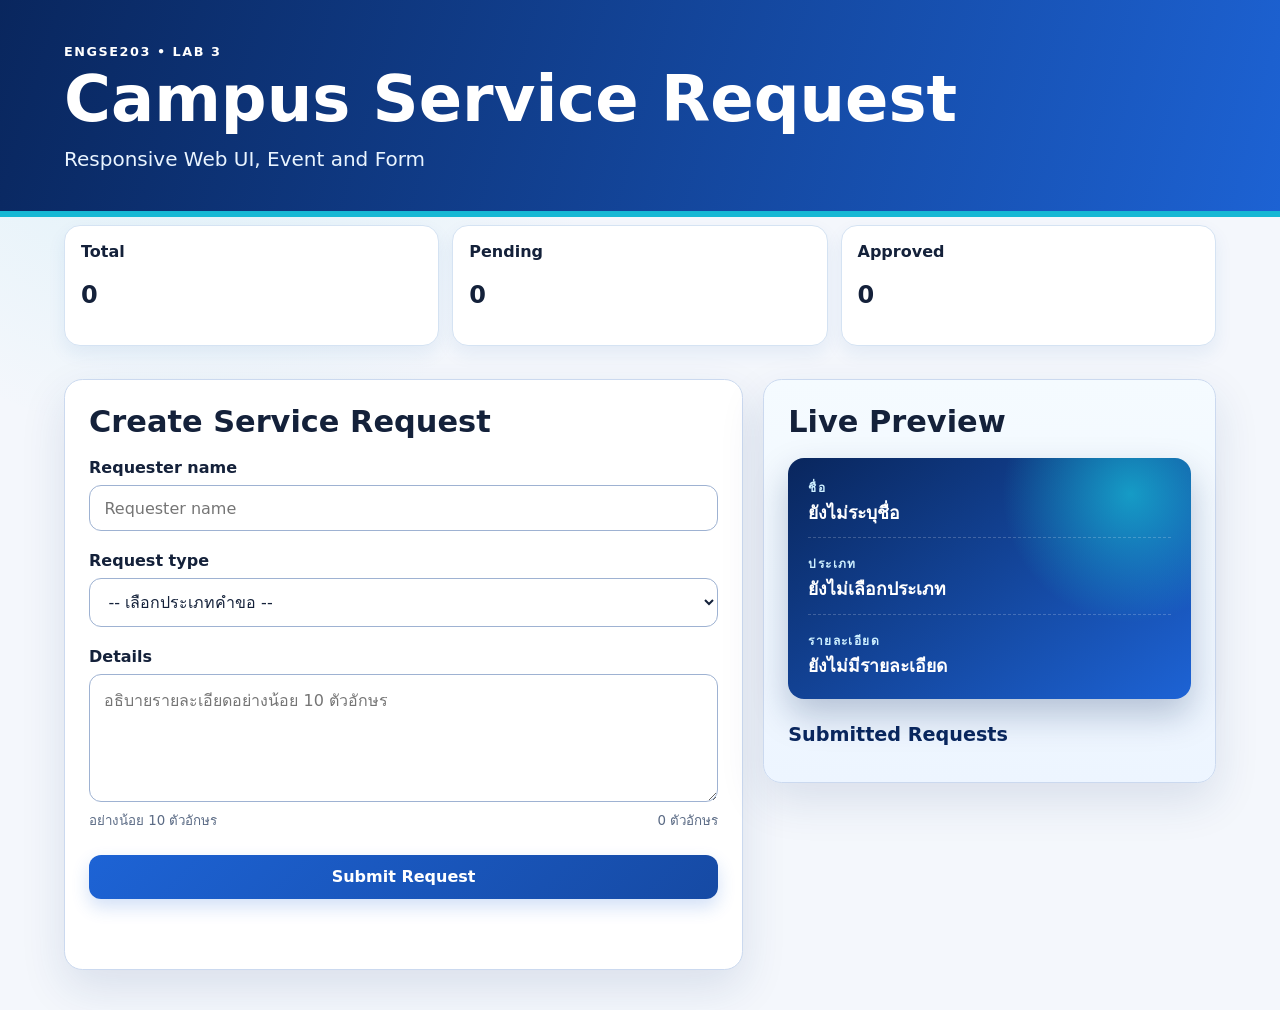
<file: index.html>
<!doctype html>
<html lang="th">
  <head>
    <meta charset="UTF-8" />
    <meta name="viewport" content="width=device-width, initial-scale=1.0" />
    <title>ENGSE203 LAB 3</title>
    <link rel="stylesheet" href="./src/style.css" />
    <script type="module" src="./src/main.js"></script>
  </head>
  <body>
    <header class="hero">
      <div class="container">
        <p class="eyebrow">ENGSE203 • LAB 3</p>
        <h1>Campus Service Request</h1>
        <p>Responsive Web UI, Event and Form</p>
      </div>
    </header>
    
    <section class="container stage">
      <article class="card">
        <b>Total</b>
        <h2 id="total-count">0</h2>
      </article>
      <article class="card">
        <b>Pending</b>
        <h2 id="pending-count">0</h2>
      </article>
      <article class="card">
        <b>Approved</b>
        <h2 id="approved-count">0</h2>
      </article>
    </section>

    <main class="container page-grid">
      <section class="panel" aria-labelledby="form-title">
        <h2 id="form-title">Create Service Request</h2>
        <form id="request-form" novalidate>
          <!-- TODO 1: Requester Name field -->
          <label for="requester-name">Requester name</label>
          <input id="requester-name" name="requesterName" placeholder="Requester name" />
          <small id="requesterName-error" class="error" aria-describedby="requesterName-error"></small>
          <!-- TODO 2: Request Type select -->
           <label for="request-type">Request type</label>
          <select id="request-type" name="requestType" aria-describedby="requestType-error" required>
            <option value="">-- เลือกประเภทคำขอ --</option>
            <option value="Software account">Software account</option>
            <option value="Equipment">Equipment</option>
            <option value="Room access">Room access</option>
            <option value="Other">Other</option>
          </select>
          <small id="requestType-error" class="error"></small>
          <!-- TODO 3: Details textarea -->
           <label for="details">Details</label>
          <textarea
            id="details"
            name="details"
            rows="5"
            minlength="10"
            placeholder="อธิบายรายละเอียดอย่างน้อย 10 ตัวอักษร"
            aria-describedby="details-hint details-error"
            required></textarea>
          <div class="field-meta">
            <small id="details-hint" class="hint">อย่างน้อย 10 ตัวอักษร</small>
            <small id="details-count" class="counter" aria-live="polite">0 ตัวอักษร</small>
          </div>
          <small id="details-error" class="error"></small>

          <button type="submit">Submit Request</button>
          <p id="form-status" class="status" role="status"></p>
        </form>
      </section>

      <aside class="panel preview-panel" aria-labelledby="preview-title">
        <h2 id="preview-title">Live Preview</h2>
        <dl id="preview" aria-live="polite">
          <div>
            <dt>ชื่อ</dt>
            <dd id="preview-name">ยังไม่ระบุชื่อ</dd>
          </div>
          <div>
            <dt>ประเภท</dt>
            <dd id="preview-type">ยังไม่เลือกประเภท</dd>
          </div>
          <div>
            <dt>รายละเอียด</dt>
            <dd id="preview-details">ยังไม่มีรายละเอียด</dd>
          </div>
        </dl>
        <h3>Submitted Requests</h3>
        <ul id="request-list" class="request-list"></ul>
      </aside>
    </main>
  </body>
</html>
</file>
<file: src/style.css>
/* TODO: CSS foundation, mobile-first layout, form controls, focus, errors */
*,
*::before,
*::after {
  box-sizing: border-box;
}

:root {
  --navy: #09265d;
  --blue: #1d63d5;
  --cyan: #16b8d4;
  --yellow: #f3c64d;
  --text: #14213a;
  --muted: #5b6b85;
  --surface: #ffffff;
  --surface-alt: #eff7ff;
  --background: #f4f7fc;
  --border: #cbd9ef;
  --danger: #b42318;
  --success: #157347;
  --shadow: 0 18px 45px rgb(26 58 112 / 0.12);
  --radius: 1.15rem;
}

html {
  color-scheme: light;
}
body {
  margin: 0;
  min-height: 100vh;
  font-family:
    system-ui,
    -apple-system,
    BlinkMacSystemFont,
    "Segoe UI",
    sans-serif;
  color: var(--text);
  background:
    radial-gradient(
      circle at 15% 0%,
      rgb(22 184 212 / 0.12),
      transparent 28rem
    ),
    var(--background);
}

button,
input,
select,
textarea {
  font: inherit;
}
.container {
  width: min(100% - 2rem, 72rem);
  margin-inline: auto;
  margin-top: 0.5rem;
}
.hero {
  color: white;
  background:
    linear-gradient(110deg, rgb(9 38 93 / 0.96), rgb(29 99 213 / 0.9)),
    linear-gradient(45deg, var(--navy), var(--blue));
  padding: 2.25rem 0 2.5rem;
  border-bottom: 6px solid var(--cyan);
}
.eyebrow {
  margin: 0 0 0.45rem;
  font-size: 0.8rem;
  font-weight: 850;
  letter-spacing: 0.12em;
  text-transform: uppercase;
}
.hero h1 {
  margin: 0;
  font-size: clamp(2.15rem, 7vw, 4rem);
  line-height: 1.05;
}
.hero p:not(.eyebrow) {
  margin: 0.85rem 0 0;
  max-width: 50rem;
  font-size: clamp(1rem, 2.4vw, 1.25rem);
  color: #e9f4ff;
}

.page-grid {
  display: grid;
  grid-template-columns: 1fr;
  gap: 1rem;
  padding-block: 1.25rem 2.5rem;
}
.panel {
  background: var(--surface);
  border: 1px solid var(--border);
  border-radius: var(--radius);
  padding: 1.2rem;
  box-shadow: var(--shadow);
}
.panel h2 {
  margin: 0 0 1.15rem;
  font-size: clamp(1.4rem, 4vw, 1.9rem);
}
.panel h3 {
  margin: 1.5rem 0 0.75rem;
  font-size: 1.2rem;
  color: var(--navy);
}
.step-label {
  color: var(--blue);
}

#request-form {
  display: flex;
  flex-direction: column;
  gap: 0.5rem;
}
#request-form label {
  display: block;
  font-weight: 750;
  margin-top: 0.75rem;
}
#request-form label:first-of-type {
  margin-top: 0;
}
input,
select,
textarea {
  width: 100%;
  border: 1px solid #9eb2d2;
  border-radius: 0.75rem;
  background: white;
  color: var(--text);
  padding: 0.8rem 0.9rem;
}
textarea {
  resize: vertical;
  min-height: 8rem;
}
input:hover,
select:hover,
textarea:hover {
  border-color: var(--blue);
}
input:focus-visible,
select:focus-visible,
textarea:focus-visible,
button:focus-visible {
  outline: 3px solid var(--yellow);
  outline-offset: 2px;
}
input[aria-invalid="true"],
select[aria-invalid="true"],
textarea[aria-invalid="true"] {
  border-color: var(--danger);
  background: #fff8f7;
}
.hint,
.counter {
  color: var(--muted);
}
.error {
  display: block;
  min-height: 1.2rem;
  color: var(--danger);
  font-weight: 650;
}
.error:empty {
  display: none;
}
.field-meta {
  display: flex;
  justify-content: space-between;
  gap: 1rem;
}

.actions {
  display: flex;
  flex-wrap: wrap;
  gap: 0.75rem;
}
button {
  border: 0;
  border-radius: 0.75rem;
  padding: 0.78rem 1.05rem;
  font-weight: 800;
  color: white;
  background: linear-gradient(135deg, var(--blue), #164aa4);
  cursor: pointer;
  box-shadow: 0 8px 18px rgb(29 99 213 / 0.2);
  width: 100%;
  margin-top: 1rem;
}
button:hover {
  transform: translateY(-1px);
}
.status {
  min-height: 1.5rem;
  margin: 0.9rem 0 0;
  font-weight: 750;
}
.status[data-state="invalid"] {
  color: var(--danger);
}
.status[data-state="success"] {
  color: var(--success);
}
.status[data-state="idle"] {
  color: var(--muted);
}

.preview-panel {
  background: linear-gradient(180deg, #f5fbff, #edf5ff);
}

#preview {
  display: flex;
  flex-direction: column;
  gap: 1rem;
  padding: 1.25rem;
  border-radius: 1rem;
  color: white;
  background:
    radial-gradient(
      circle at 85% 15%,
      rgb(22 184 212 / 0.75),
      transparent 8rem
    ),
    linear-gradient(145deg, var(--navy), var(--blue));
  box-shadow: 0 16px 35px rgb(9 38 93 / 0.25);
  margin-bottom: 1.5rem;
}
#preview div {
  border-bottom: 1px dashed rgb(255 255 255 / 0.2);
  padding-bottom: 0.75rem;
}
#preview div:last-child {
  border-bottom: none;
  padding-bottom: 0;
}
#preview dt {
  font-size: 0.75rem;
  font-weight: 850;
  letter-spacing: 0.12em;
  text-transform: uppercase;
  color: #cdefff;
}
#preview dd {
  margin: 0.25rem 0 0;
  font-size: 1.1rem;
  font-weight: 700;
  color: white;
  line-height: 1.4;
  overflow-wrap: anywhere;
}

.request-list {
  list-style: none;
  padding: 0;
  margin: 0;
  display: flex;
  flex-direction: column;
  gap: 0.75rem;
}
.request-list li {
  background: var(--surface);
  border: 1px solid var(--border);
  border-radius: 0.75rem;
  padding: 0.85rem 1rem;
  box-shadow: 0 2px 6px rgb(0 0 0 / 0.02);
  display: grid;
  gap: 0.35rem;
}
.request-list li strong {
  color: var(--navy);
  font-size: 1rem;
}
.request-list li span {
  font-size: 0.8rem;
  font-weight: 700;
  color: var(--blue);
  background: var(--surface-alt);
  padding: 0.15rem 0.5rem;
  border-radius: 1rem;
  border: 1px solid rgb(29 99 213 / 0.1);
  width: fit-content;
}
.request-list li button {
  width: fit-content;
  margin-top: 0.5rem;
}

.request-list li.approved {
  background-color: #e6f4ea; /* เปลี่ยนพื้นหลังเป็นสีเขียวอ่อน */
  border-color: #57bb8a; /* เปลี่ยนสีขอบเป็นสีเขียว */
}

.stage {
  display: grid;
  grid-template-columns: repeat(auto-fit, minmax(9rem, 1fr));
  gap: 0.8rem;
}
.card {
  background: white;
  border: 1px solid #d5e3f3;
  border-radius: 1rem;
  padding: 1rem;
  box-shadow: 0 8px 18px rgba(20, 86, 160, 0.08);
}

@media (min-width: 48rem) {
  .page-grid {
    grid-template-columns: minmax(0, 1.5fr) minmax(20rem, 1fr);
    align-items: start;
    gap: 1.25rem;
    padding-top: 1.6rem;
  }
  .panel {
    padding: 1.5rem;
  }
  .preview-panel {
    position: sticky;
    top: 1rem;
  }
}
</file>
